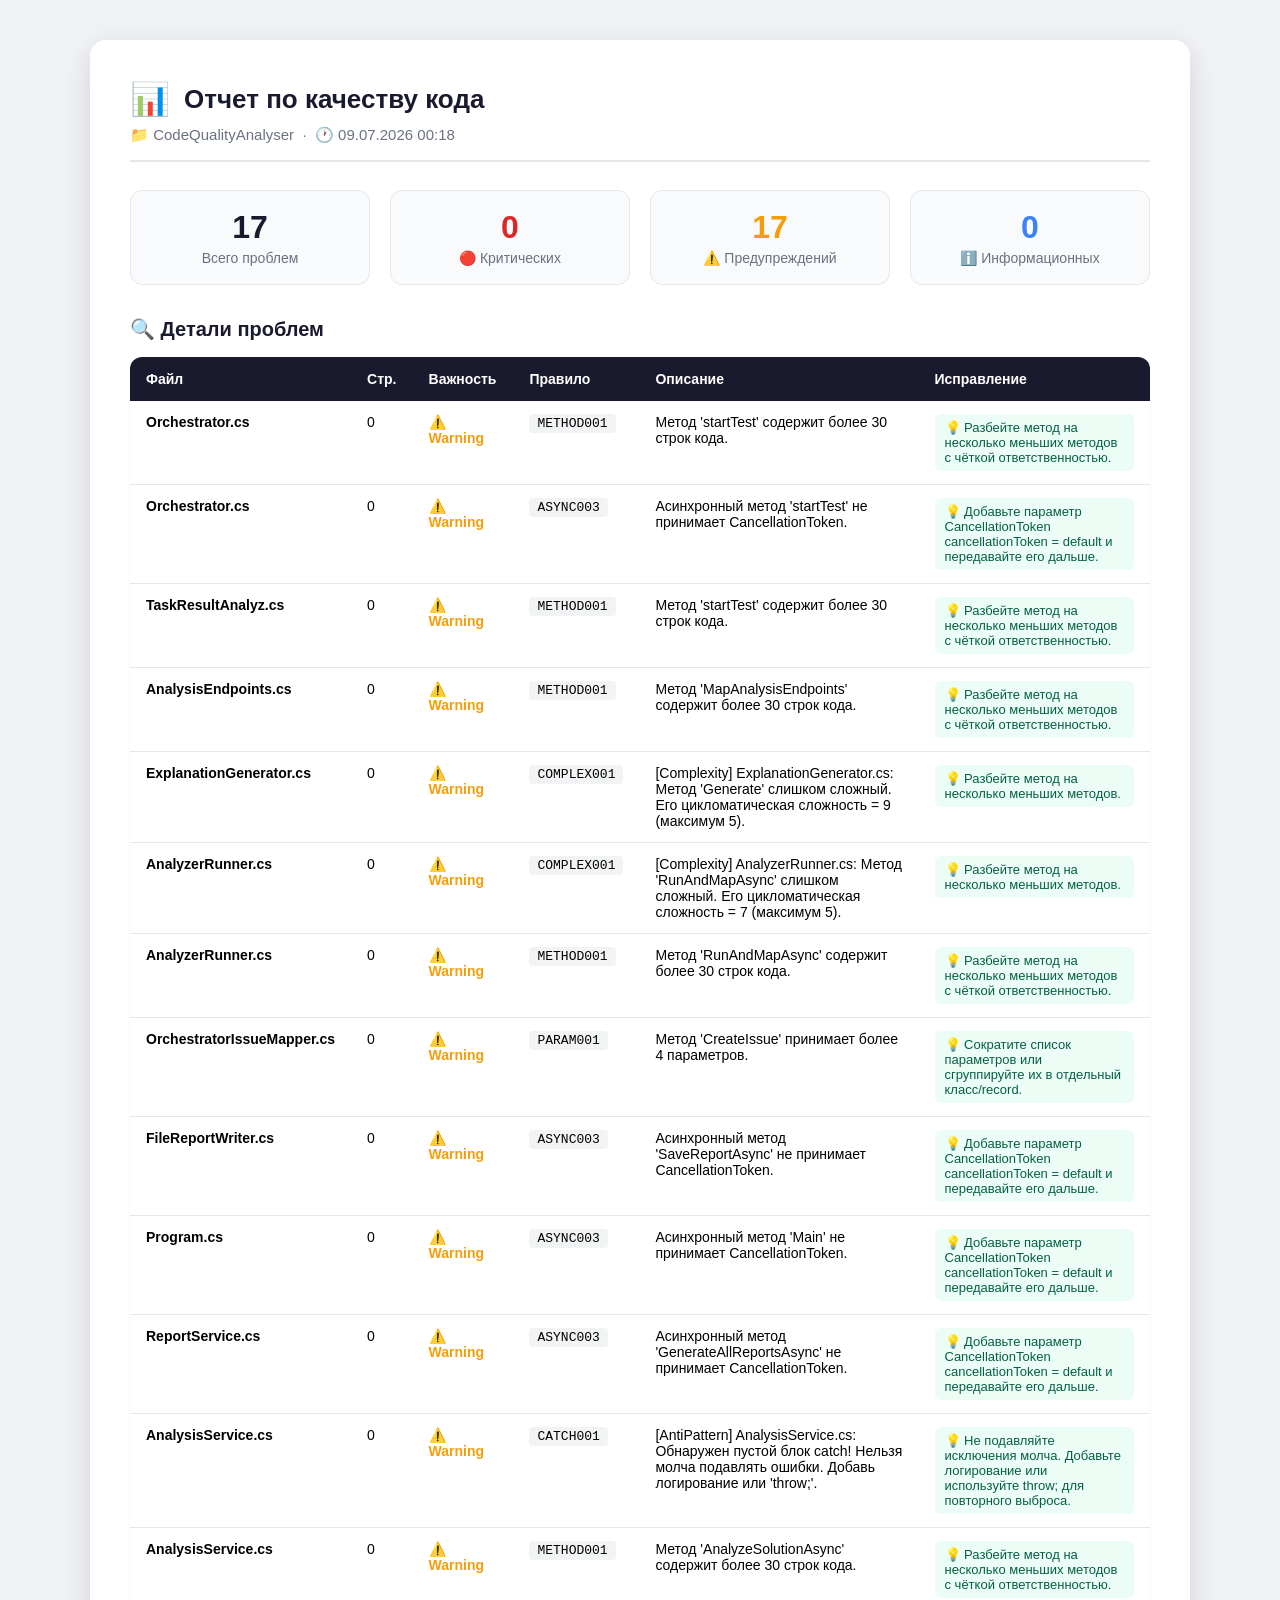
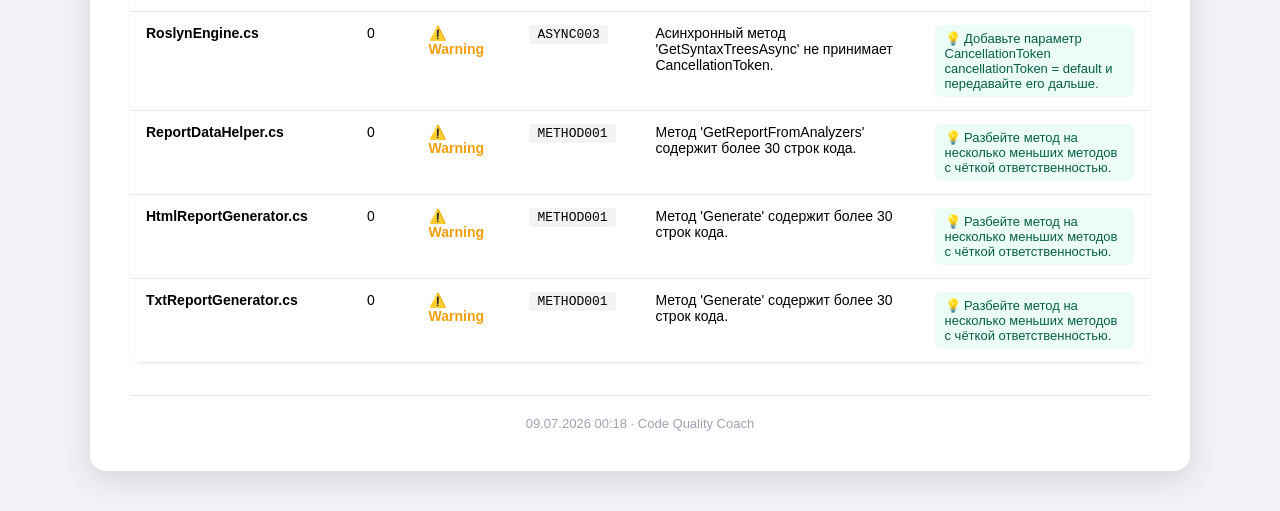
<file: Reports/report.html>
<!DOCTYPE html>
<html lang='ru'>
<head>
<meta charset='utf-8'>
<meta name='viewport' content='width=device-width, initial-scale=1.0'>
<title>Code Quality Report</title>
<style>
  * { margin: 0; padding: 0; box-sizing: border-box; }
  body {
      font-family: 'Segoe UI', Arial, sans-serif;
      background: #f0f2f5;
      padding: 40px 20px;
      display: flex;
      justify-content: center;
  }
  .container {
      max-width: 1100px;
      width: 100%;
      background: white;
      border-radius: 16px;
      box-shadow: 0 8px 30px rgba(0,0,0,0.12);
      padding: 40px;
  }
  .header {
      display: flex;
      align-items: center;
      gap: 14px;
      margin-bottom: 8px;
  }
  .header-icon { font-size: 32px; }
  h1 {
      font-size: 26px;
      color: #1a1a2e;
      font-weight: 700;
  }
  .subtitle {
      color: #6b7280;
      font-size: 15px;
      margin-bottom: 28px;
      border-bottom: 2px solid #e5e7eb;
      padding-bottom: 16px;
  }
  .summary {
      display: flex;
      gap: 20px;
      flex-wrap: wrap;
      margin-bottom: 32px;
  }
  .summary-card {
      flex: 1;
      min-width: 140px;
      background: #f8fafc;
      border-radius: 12px;
      padding: 18px 22px;
      text-align: center;
      border: 1px solid #e5e7eb;
      transition: transform 0.2s;
  }
  .summary-card:hover { transform: translateY(-2px); }
  .summary-number {
      font-size: 32px;
      font-weight: 700;
      color: #1a1a2e;
  }
  .summary-label {
      font-size: 14px;
      color: #6b7280;
      margin-top: 4px;
  }
  .critical-color { color: #dc2626; }
  .warning-color { color: #f59e0b; }
  .info-color { color: #3b82f6; }
  h2 {
      font-size: 20px;
      color: #1a1a2e;
      margin-bottom: 16px;
      display: flex;
      align-items: center;
      gap: 10px;
  }
  table {
      width: 100%;
      border-collapse: collapse;
      border-radius: 12px;
      overflow: hidden;
      box-shadow: 0 1px 3px rgba(0,0,0,0.05);
  }
  th {
      background: #1a1a2e;
      color: white;
      padding: 14px 16px;
      text-align: left;
      font-weight: 600;
      font-size: 14px;
  }
  td {
      padding: 13px 16px;
      border-bottom: 1px solid #e5e7eb;
      font-size: 14px;
      vertical-align: top;
  }
  tr:hover td { background: #f8fafc; }
  .critical { color: #dc2626; font-weight: 600; }
  .warning { color: #f59e0b; font-weight: 600; }
  .info { color: #3b82f6; font-weight: 600; }
  .suggestion {
      background: #ecfdf5;
      padding: 6px 10px;
      border-radius: 6px;
      display: inline-block;
      font-size: 13px;
      color: #065f46;
  }
  .success-box {
      background: #ecfdf5;
      border: 2px solid #10b981;
      border-radius: 12px;
      padding: 40px;
      text-align: center;
      margin-top: 12px;
  }
  .success-box .emoji { font-size: 48px; display: block; margin-bottom: 12px; }
  .success-box h2 {
      color: #065f46;
      justify-content: center;
      margin-bottom: 0;
  }
  .footer {
      margin-top: 32px;
      text-align: center;
      color: #9ca3af;
      font-size: 13px;
      border-top: 1px solid #e5e7eb;
      padding-top: 20px;
  }
</style>
</head>
<body>
<div class='container'>
<div class='header'>
<span class='header-icon'>📊</span>
<h1>Отчет по качеству кода</h1>
</div>
<div class='subtitle'>📁 CodeQualityAnalyser &nbsp;·&nbsp; 🕐 09.07.2026 00:18</div>
<div class='summary'>
<div class='summary-card'>
<div class='summary-number'>17</div>
<div class='summary-label'>Всего проблем</div>
</div>
<div class='summary-card'>
<div class='summary-number critical-color'>0</div>
<div class='summary-label'>🔴 Критических</div>
</div>
<div class='summary-card'>
<div class='summary-number warning-color'>17</div>
<div class='summary-label'>⚠️ Предупреждений</div>
</div>
<div class='summary-card'>
<div class='summary-number info-color'>0</div>
<div class='summary-label'>ℹ️ Информационных</div>
</div>
</div>
<h2>🔍 Детали проблем</h2>
<table>
<thead>
<tr>
<th>Файл</th>
<th>Стр.</th>
<th>Важность</th>
<th>Правило</th>
<th>Описание</th>
<th>Исправление</th>
</tr>
</thead>
<tbody>
<tr>
<td><strong>Orchestrator.cs</strong></td>
<td>0</td>
<td><span class='warning'>⚠️ Warning</span></td>
<td><code style='background:#f1f3f4;padding:2px 8px;border-radius:4px;font-size:13px;'>METHOD001</code></td>
<td>Метод 'startTest' содержит более 30 строк кода.</td>
<td><span class='suggestion'>💡 Разбейте метод на несколько меньших методов с чёткой ответственностью.</span></td>
</tr>
<tr>
<td><strong>Orchestrator.cs</strong></td>
<td>0</td>
<td><span class='warning'>⚠️ Warning</span></td>
<td><code style='background:#f1f3f4;padding:2px 8px;border-radius:4px;font-size:13px;'>ASYNC003</code></td>
<td>Асинхронный метод 'startTest' не принимает CancellationToken.</td>
<td><span class='suggestion'>💡 Добавьте параметр CancellationToken cancellationToken = default и передавайте его дальше.</span></td>
</tr>
<tr>
<td><strong>TaskResultAnalyz.cs</strong></td>
<td>0</td>
<td><span class='warning'>⚠️ Warning</span></td>
<td><code style='background:#f1f3f4;padding:2px 8px;border-radius:4px;font-size:13px;'>METHOD001</code></td>
<td>Метод 'startTest' содержит более 30 строк кода.</td>
<td><span class='suggestion'>💡 Разбейте метод на несколько меньших методов с чёткой ответственностью.</span></td>
</tr>
<tr>
<td><strong>AnalysisEndpoints.cs</strong></td>
<td>0</td>
<td><span class='warning'>⚠️ Warning</span></td>
<td><code style='background:#f1f3f4;padding:2px 8px;border-radius:4px;font-size:13px;'>METHOD001</code></td>
<td>Метод 'MapAnalysisEndpoints' содержит более 30 строк кода.</td>
<td><span class='suggestion'>💡 Разбейте метод на несколько меньших методов с чёткой ответственностью.</span></td>
</tr>
<tr>
<td><strong>ExplanationGenerator.cs</strong></td>
<td>0</td>
<td><span class='warning'>⚠️ Warning</span></td>
<td><code style='background:#f1f3f4;padding:2px 8px;border-radius:4px;font-size:13px;'>COMPLEX001</code></td>
<td>[Complexity] ExplanationGenerator.cs: Метод 'Generate' слишком сложный. Его цикломатическая сложность = 9 (максимум 5).</td>
<td><span class='suggestion'>💡 Разбейте метод на несколько меньших методов.</span></td>
</tr>
<tr>
<td><strong>AnalyzerRunner.cs</strong></td>
<td>0</td>
<td><span class='warning'>⚠️ Warning</span></td>
<td><code style='background:#f1f3f4;padding:2px 8px;border-radius:4px;font-size:13px;'>COMPLEX001</code></td>
<td>[Complexity] AnalyzerRunner.cs: Метод 'RunAndMapAsync' слишком сложный. Его цикломатическая сложность = 7 (максимум 5).</td>
<td><span class='suggestion'>💡 Разбейте метод на несколько меньших методов.</span></td>
</tr>
<tr>
<td><strong>AnalyzerRunner.cs</strong></td>
<td>0</td>
<td><span class='warning'>⚠️ Warning</span></td>
<td><code style='background:#f1f3f4;padding:2px 8px;border-radius:4px;font-size:13px;'>METHOD001</code></td>
<td>Метод 'RunAndMapAsync' содержит более 30 строк кода.</td>
<td><span class='suggestion'>💡 Разбейте метод на несколько меньших методов с чёткой ответственностью.</span></td>
</tr>
<tr>
<td><strong>OrchestratorIssueMapper.cs</strong></td>
<td>0</td>
<td><span class='warning'>⚠️ Warning</span></td>
<td><code style='background:#f1f3f4;padding:2px 8px;border-radius:4px;font-size:13px;'>PARAM001</code></td>
<td>Метод 'CreateIssue' принимает более 4 параметров.</td>
<td><span class='suggestion'>💡 Сократите список параметров или сгруппируйте их в отдельный класс/record.</span></td>
</tr>
<tr>
<td><strong>FileReportWriter.cs</strong></td>
<td>0</td>
<td><span class='warning'>⚠️ Warning</span></td>
<td><code style='background:#f1f3f4;padding:2px 8px;border-radius:4px;font-size:13px;'>ASYNC003</code></td>
<td>Асинхронный метод 'SaveReportAsync' не принимает CancellationToken.</td>
<td><span class='suggestion'>💡 Добавьте параметр CancellationToken cancellationToken = default и передавайте его дальше.</span></td>
</tr>
<tr>
<td><strong>Program.cs</strong></td>
<td>0</td>
<td><span class='warning'>⚠️ Warning</span></td>
<td><code style='background:#f1f3f4;padding:2px 8px;border-radius:4px;font-size:13px;'>ASYNC003</code></td>
<td>Асинхронный метод 'Main' не принимает CancellationToken.</td>
<td><span class='suggestion'>💡 Добавьте параметр CancellationToken cancellationToken = default и передавайте его дальше.</span></td>
</tr>
<tr>
<td><strong>ReportService.cs</strong></td>
<td>0</td>
<td><span class='warning'>⚠️ Warning</span></td>
<td><code style='background:#f1f3f4;padding:2px 8px;border-radius:4px;font-size:13px;'>ASYNC003</code></td>
<td>Асинхронный метод 'GenerateAllReportsAsync' не принимает CancellationToken.</td>
<td><span class='suggestion'>💡 Добавьте параметр CancellationToken cancellationToken = default и передавайте его дальше.</span></td>
</tr>
<tr>
<td><strong>AnalysisService.cs</strong></td>
<td>0</td>
<td><span class='warning'>⚠️ Warning</span></td>
<td><code style='background:#f1f3f4;padding:2px 8px;border-radius:4px;font-size:13px;'>CATCH001</code></td>
<td>[AntiPattern] AnalysisService.cs: Обнаружен пустой блок catch! Нельзя молча подавлять ошибки. Добавь логирование или 'throw;'.</td>
<td><span class='suggestion'>💡 Не подавляйте исключения молча. Добавьте логирование или используйте throw; для повторного выброса.</span></td>
</tr>
<tr>
<td><strong>AnalysisService.cs</strong></td>
<td>0</td>
<td><span class='warning'>⚠️ Warning</span></td>
<td><code style='background:#f1f3f4;padding:2px 8px;border-radius:4px;font-size:13px;'>METHOD001</code></td>
<td>Метод 'AnalyzeSolutionAsync' содержит более 30 строк кода.</td>
<td><span class='suggestion'>💡 Разбейте метод на несколько меньших методов с чёткой ответственностью.</span></td>
</tr>
<tr>
<td><strong>RoslynEngine.cs</strong></td>
<td>0</td>
<td><span class='warning'>⚠️ Warning</span></td>
<td><code style='background:#f1f3f4;padding:2px 8px;border-radius:4px;font-size:13px;'>ASYNC003</code></td>
<td>Асинхронный метод 'GetSyntaxTreesAsync' не принимает CancellationToken.</td>
<td><span class='suggestion'>💡 Добавьте параметр CancellationToken cancellationToken = default и передавайте его дальше.</span></td>
</tr>
<tr>
<td><strong>ReportDataHelper.cs</strong></td>
<td>0</td>
<td><span class='warning'>⚠️ Warning</span></td>
<td><code style='background:#f1f3f4;padding:2px 8px;border-radius:4px;font-size:13px;'>METHOD001</code></td>
<td>Метод 'GetReportFromAnalyzers' содержит более 30 строк кода.</td>
<td><span class='suggestion'>💡 Разбейте метод на несколько меньших методов с чёткой ответственностью.</span></td>
</tr>
<tr>
<td><strong>HtmlReportGenerator.cs</strong></td>
<td>0</td>
<td><span class='warning'>⚠️ Warning</span></td>
<td><code style='background:#f1f3f4;padding:2px 8px;border-radius:4px;font-size:13px;'>METHOD001</code></td>
<td>Метод 'Generate' содержит более 30 строк кода.</td>
<td><span class='suggestion'>💡 Разбейте метод на несколько меньших методов с чёткой ответственностью.</span></td>
</tr>
<tr>
<td><strong>TxtReportGenerator.cs</strong></td>
<td>0</td>
<td><span class='warning'>⚠️ Warning</span></td>
<td><code style='background:#f1f3f4;padding:2px 8px;border-radius:4px;font-size:13px;'>METHOD001</code></td>
<td>Метод 'Generate' содержит более 30 строк кода.</td>
<td><span class='suggestion'>💡 Разбейте метод на несколько меньших методов с чёткой ответственностью.</span></td>
</tr>
</tbody>
</table>
<div class='footer'>
09.07.2026 00:18 · Code Quality Coach
</div>
</div>
</body>
</html>
</file>
